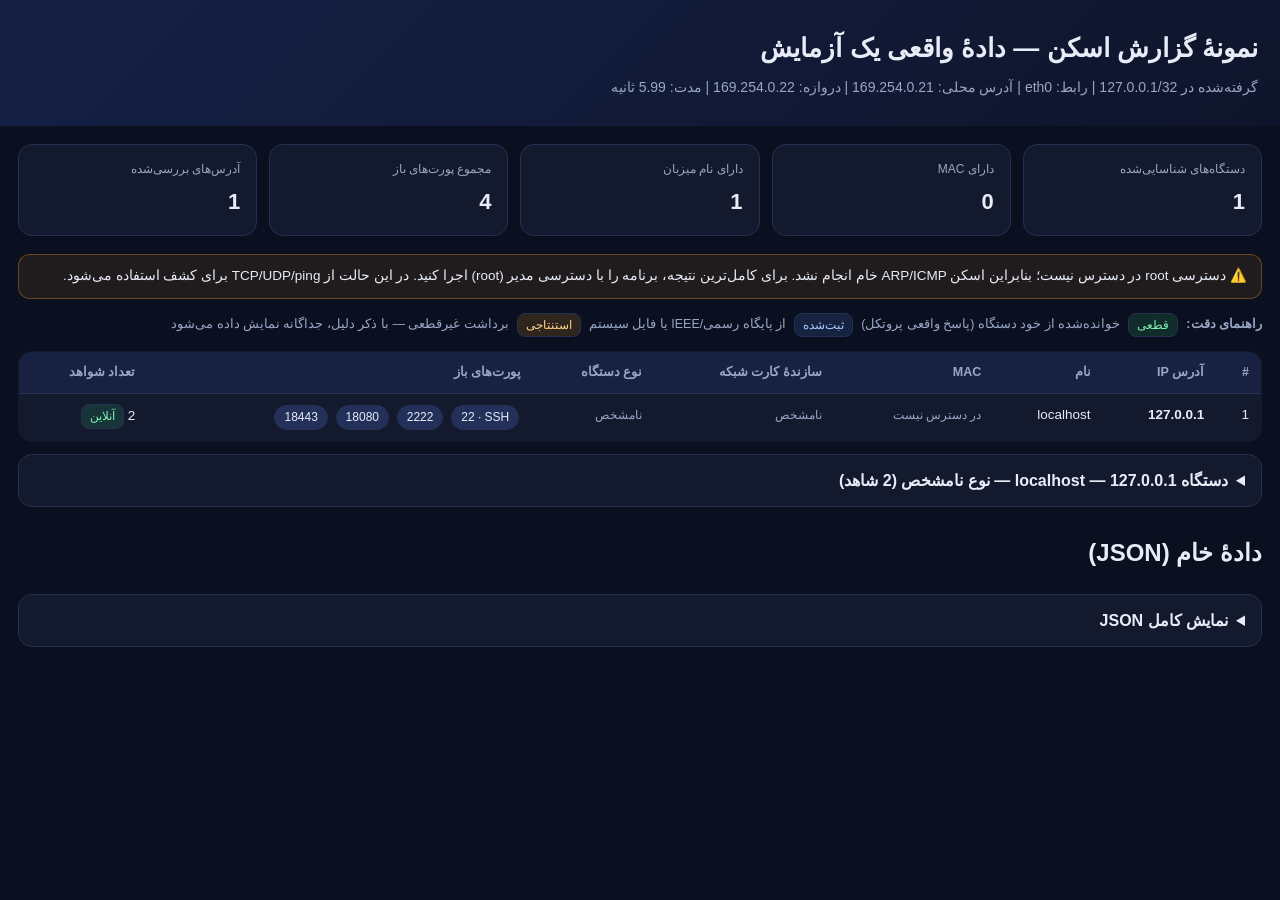
<file: sample-report.html>
<!DOCTYPE html>
<html lang="fa" dir="rtl">
<head>
<meta charset="utf-8">
<meta name="viewport" content="width=device-width, initial-scale=1">
<title>نمونهٔ گزارش اسکن — دادهٔ واقعی یک آزمایش</title>
<style>
:root {
  --bg: #0b1020; --panel: #131a2e; --panel2: #182142; --line: #263052;
  --txt: #e8ecf7; --muted: #9aa6c4; --acc: #4f8cff; --ok: #2ecc71; --warn: #f39c12;
  --bad: #e74c3c; --chip: #22305a;
}
* { box-sizing: border-box; }
body { margin: 0; background: var(--bg); color: var(--txt);
  font-family: "Vazirmatn", "IRANSans", Tahoma, "Segoe UI", sans-serif; line-height: 1.7; }
a { color: var(--acc); }
header { padding: 26px 22px; background: linear-gradient(135deg,#152046,#0e152b); }
.wrap { max-width: 1400px; margin: 0 auto; padding: 0 18px 60px; }
h1 { margin: 0 0 6px; font-size: 26px; }
.sub { color: var(--muted); font-size: 14px; }
.cards { display: grid; grid-template-columns: repeat(auto-fit,minmax(170px,1fr)); gap: 12px; margin: 18px 0; }
.card { background: var(--panel); border: 1px solid var(--line); border-radius: 14px; padding: 14px 16px; }
.card .k { color: var(--muted); font-size: 12px; }
.card .v { font-size: 22px; font-weight: 700; margin-top: 4px; }
table { width: 100%; border-collapse: collapse; background: var(--panel);
  border: 1px solid var(--line); border-radius: 14px; overflow: hidden; }
th, td { padding: 10px 12px; text-align: right; border-bottom: 1px solid var(--line); font-size: 13.5px; vertical-align: top; }
th { background: var(--panel2); font-size: 12.5px; color: var(--muted); font-weight: 600; }
tr:hover td { background: #17203c; }
.chip { display: inline-block; background: var(--chip); border: 1px solid var(--line); border-radius: 999px;
  padding: 1px 9px; margin: 1px 2px; font-size: 12px; direction: ltr; }
.badge { display: inline-block; border-radius: 8px; padding: 1px 8px; font-size: 12px; border: 1px solid var(--line); }
.b-ok { background: rgba(46,204,113,.15); color: #7ff0b0; }
.b-warn { background: rgba(243,156,18,.15); color: #ffd18a; }
.b-bad { background: rgba(231,76,60,.15); color: #ff9b90; }
.b-info { background: rgba(79,140,255,.15); color: #a9c7ff; }
details { background: var(--panel); border: 1px solid var(--line); border-radius: 14px; margin: 12px 0; }
details > summary { cursor: pointer; padding: 12px 16px; font-weight: 700; }
details .body { padding: 0 16px 16px; }
.facts td { font-size: 13px; }
.src { color: var(--muted); font-size: 12px; }
.note { background: rgba(243,156,18,.09); border: 1px solid rgba(243,156,18,.35);
  border-radius: 12px; padding: 10px 14px; margin: 10px 0; font-size: 13.5px; }
.legend { display: flex; gap: 8px; flex-wrap: wrap; align-items: center; color: var(--muted); font-size: 12.5px; }
pre { background: #0a0f1f; border: 1px solid var(--line); border-radius: 12px; padding: 12px; overflow: auto;
  direction: ltr; text-align: left; font-size: 12px; }
@media print { body { background: #fff; color: #000; } table, .card, details { border-color: #ccc; } }
</style>
</head>
<body>
<header><div class="wrap" style="padding:0">
  <h1>نمونهٔ گزارش اسکن — دادهٔ واقعی یک آزمایش</h1>
  <div class="sub">گرفته‌شده در 127.0.0.1/32 | رابط: eth0 |
  آدرس محلی: 169.254.0.21 | دروازه: 169.254.0.22 |
  مدت: 5.99 ثانیه</div>
</div></header>
<div class="wrap">
  <div class="cards">
    <div class="card"><div class="k">دستگاه‌های شناسایی‌شده</div><div class="v">1</div></div>
    <div class="card"><div class="k">دارای MAC</div><div class="v">0</div></div>
    <div class="card"><div class="k">دارای نام میزبان</div><div class="v">1</div></div>
    <div class="card"><div class="k">مجموع پورت‌های باز</div><div class="v">4</div></div>
    <div class="card"><div class="k">آدرس‌های بررسی‌شده</div><div class="v">1</div></div>
  </div>

  <div class="note">⚠️ دسترسی root در دسترس نیست؛ بنابراین اسکن ARP/ICMP خام انجام نشد. برای کامل‌ترین نتیجه، برنامه را با دسترسی مدیر (root) اجرا کنید. در این حالت از TCP/UDP/ping برای کشف استفاده می‌شود.</div>

  <div class="legend" style="margin:14px 0">
    <b>راهنمای دقت:</b>
    <span class="badge b-ok">قطعی</span> خوانده‌شده از خود دستگاه (پاسخ واقعی پروتکل)
    <span class="badge b-info">ثبت‌شده</span> از پایگاه رسمی/IEEE یا فایل سیستم
    <span class="badge b-warn">استنتاجی</span> برداشت غیرقطعی — با ذکر دلیل، جداگانه نمایش داده می‌شود
  </div>

  <table>
    <thead><tr>
      <th>#</th><th>آدرس IP</th><th>نام</th><th>MAC</th><th>سازندهٔ کارت شبکه</th>
      <th>نوع دستگاه</th><th>پورت‌های باز</th><th>تعداد شواهد</th>
    </tr></thead>
    <tbody id="rows"></tbody>
  </table>

  <div id="details"></div>

  <h2 style="margin-top:26px">دادهٔ خام (JSON)</h2>
  <details><summary>نمایش کامل JSON</summary><div class="body"><pre id="raw"></pre></div></details>
</div>
<script>
const DATA = {"scan": {"started": 1791050470.4561162, "finished": 1791050476.448542, "duration_sec": 5.99, "target": "127.0.0.1/32", "interface": "eth0", "local_ip": "169.254.0.21", "gateway": "169.254.0.22", "hosts_scanned": 1, "cancelled": false, "capabilities": {"root": false, "arp_raw": false, "icmp_raw": false, "tcp_syn_raw": false, "reasons": {"arp": "دسترسی به سوکت خام ARP ممکن نیست ([Errno 1] Operation not permitted)", "icmp": "دسترسی به سوکت خام ICMP ممکن نیست ([Errno 1] Operation not permitted)", "tcp_syn": "دسترسی به سوکت خام TCP ممکن نیست ([Errno 1] Operation not permitted)"}}, "options": {"target": "127.0.0.1/32", "ports": "quick", "extra_ports": [18080, 18443, 2222], "mode": "fast", "snmp": false, "tcp_timeout": 0.5, "workers": 64, "host_workers": 2, "mdns_timeout": 0.6, "ssdp_timeout": 0.6, "ws_timeout": 0.6, "max_hosts": 8}, "stats": {"hosts_tested": 1, "devices_found": 1, "open_tcp_ports": 4, "open_udp_ports": 0, "probes_blocked": 0, "name_resolutions": 1}, "oui": {"entries": 399, "sources": ["واژه‌نامهٔ داخلی برنامه (oui_data.py)"], "fallback_only": true}}, "devices": [{"ip": "127.0.0.1", "status": "online", "alive_basis": "پاسخ ICMP port-unreachable: میزبان زنده است (پورت UDP بسته)", "is_gateway": false, "is_self": false, "mac": null, "mac_source": null, "first_seen": 1791050470.471634, "last_seen": 1791050470.4724624, "rtt_ms": 0.09, "open_tcp_ports": [{"port": 22, "service": "SSH", "rtt_ms": 0.13, "source": "اتصال TCP موفق (شاهد قطعی باز بودن پورت)"}, {"port": 2222, "service": null, "rtt_ms": 0.04, "source": "اتصال TCP موفق (شاهد قطعی باز بودن پورت)"}, {"port": 18080, "service": null, "rtt_ms": 0.03, "source": "اتصال TCP موفق (شاهد قطعی باز بودن پورت)"}, {"port": 18443, "service": null, "rtt_ms": 0.02, "source": "اتصال TCP موفق (شاهد قطعی باز بودن پورت)"}], "services": [{"port": 22, "proto": "tcp", "service": "SSH", "evidence": "اتصال TCP موفق (شاهد قطعی باز بودن پورت)", "banner": "SSH-2.0-OpenSSH_9.2p1 Debian-2+deb12u10"}, {"port": 2222, "proto": "tcp", "service": null, "evidence": "اتصال TCP موفق (شاهد قطعی باز بودن پورت)", "banner": "SSH-2.0-OpenSSH_8.9p1 Ubuntu-3ubuntu0.4"}, {"port": 18080, "proto": "tcp", "service": "HTTP", "evidence": "اتصال TCP موفق (شاهد قطعی باز بودن پورت)", "http": {"scheme": "http", "status": 200, "server": "lighttpd/1.4.69 (OpenWrt)", "title": "داشبورد مدیریت روتر"}}, {"port": 18443, "proto": "tcp", "service": "HTTPS", "evidence": "اتصال TCP موفق (شاهد قطعی باز بودن پورت)", "http": {"scheme": "https", "status": 200, "server": "lighttpd/1.4.69 (OpenWrt)", "title": "داشبورد مدیریت روتر"}}], "evidence": [{"method": "tcp_connect", "detail": "اتصال کامل TCP برقرار شد (شاهد قطعی)"}, {"method": "udp", "detail": "پاسخ ICMP port-unreachable: میزبان زنده است (پورت UDP بسته)"}], "evidence_count": 2, "facts": [{"key": "نام میزبان (DNS معکوس)", "value": "localhost", "source": "پرس‌وجوی PTR از سرور DNS شبکه", "certain": true}, {"key": "نسخهٔ SSH", "value": "SSH-2.0-OpenSSH_8.9p1 Ubuntu-3ubuntu0.4", "source": "بنر SSH روی پورت 2222", "certain": true}, {"key": "نرم‌افزار SSH", "value": "OpenSSH_8.9p1", "source": "بنر SSH روی پورت 2222", "certain": true}, {"key": "وب‌سرور (پورت 18080)", "value": "lighttpd/1.4.69 (OpenWrt)", "source": "هدر Server در پاسخ HTTP پورت 18080", "certain": true}, {"key": "عنوان صفحهٔ وب (پورت 18080)", "value": "داشبورد مدیریت روتر", "source": "محتوای HTML پورت 18080", "certain": true}, {"key": "فناوری وب (پورت 18080)", "value": "LuCI", "source": "هدر X-Powered-By پورت 18080", "certain": true}, {"key": "متادیتای صفحه (HTML)", "value": {"description": "Mock Router Management Console"}, "source": "متا تگ‌های HTML پورت 18080", "certain": true}, {"key": "وب‌سرور (پورت 18443)", "value": "lighttpd/1.4.69 (OpenWrt)", "source": "هدر Server در پاسخ HTTP پورت 18443", "certain": true}, {"key": "عنوان صفحهٔ وب (پورت 18443)", "value": "داشبورد مدیریت روتر", "source": "محتوای HTML پورت 18443", "certain": true}, {"key": "فناوری وب (پورت 18443)", "value": "LuCI", "source": "هدر X-Powered-By پورت 18443", "certain": true}, {"key": "متادیتای صفحه (HTML)", "value": {"description": "Mock Router Management Console"}, "source": "متا تگ‌های HTML پورت 18443", "certain": true}, {"key": "نام گواهی TLS (پورت 18443)", "value": "HP LaserJet Pro M404dn", "source": "گواهی TLS ارائه‌شده توسط دستگاه", "certain": true}, {"key": "سازمان گواهی TLS (پورت 18443)", "value": "HP Inc", "source": "گواهی TLS دستگاه", "certain": true}, {"key": "نام‌های جایگزین گواهی (SAN) پورت 18443", "value": "office-printer.local", "source": "گواهی TLS دستگاه", "certain": true}, {"key": "انقضای گواهی (پورت 18443)", "value": "261102180109Z", "source": "گواهی TLS دستگاه", "certain": true}, {"key": "نسخهٔ TLS (پورت 18443)", "value": "TLSv1.3 / TLS_AES_256_GCM_SHA384", "source": "مذاکرهٔ TLS واقعی", "certain": true}, {"key": "پورت‌های باز TCP", "value": "22 (SSH), 2222, 18080, 18443", "source": "اتصال TCP موفق (شاهد قطعی)", "certain": true}], "aliases": [{"name": "localhost", "source": "DNS معکوس"}], "inferences": [{"claim": "به احتمال زیاد دستگاه لینوکسی/توکار", "basis": "فقط SSH باز است"}], "notes": ["آدرس MAC در دسترس نبود: اسکن ARP خام در دسترس نبود (بدون دسترسی root) و دستگاه هم به NetBIOS پاسخ نداد"], "raw": {"banners": [{"port": 22, "banner": "SSH-2.0-OpenSSH_9.2p1 Debian-2+deb12u10", "source": "بنر پروتکل خام روی پورت 22", "certain": true, "protocol": "SSH", "ssh_protocol_version": "2.0", "ssh_software": "OpenSSH_9.2p1", "os_hint_from_banner": "OpenSSH_9.2p1"}, {"port": 2222, "banner": "SSH-2.0-OpenSSH_8.9p1 Ubuntu-3ubuntu0.4", "source": "بنر پروتکل خام روی پورت 2222", "certain": true, "protocol": "SSH", "ssh_protocol_version": "2.0", "ssh_software": "OpenSSH_8.9p1", "os_hint_from_banner": "OpenSSH_8.9p1"}, {"port": 2222, "banner": "SSH-2.0-OpenSSH_8.9p1 Ubuntu-3ubuntu0.4", "source": "بنر پروتکل خام روی پورت 2222", "certain": true, "protocol": "SSH", "ssh_protocol_version": "2.0", "ssh_software": "OpenSSH_8.9p1", "os_hint_from_banner": "OpenSSH_8.9p1"}], "ssh": {"port": 2222, "banner": "SSH-2.0-OpenSSH_8.9p1 Ubuntu-3ubuntu0.4", "source": "بنر پروتکل خام روی پورت 2222", "certain": true, "protocol": "SSH", "ssh_protocol_version": "2.0", "ssh_software": "OpenSSH_8.9p1", "os_hint_from_banner": "OpenSSH_8.9p1"}, "http": [{"port": 18080, "scheme": "http", "status": 200, "status_text": "OK", "server": "lighttpd/1.4.69 (OpenWrt)", "powered_by": "LuCI", "www_authenticate": null, "content_type": "text/html; charset=utf-8", "title": "داشبورد مدیریت روتر", "source": "پاسخ HTTP روی پورت 18080 (هدرهای واقعی سرور)", "certain": true, "headers": {"server": "lighttpd/1.4.69 (OpenWrt)", "date": "Sat, 03 Oct 2026 18:01:12 GMT", "x-powered-by": "LuCI", "content-type": "text/html; charset=utf-8", "content-length": "158"}, "html_meta": {"description": "Mock Router Management Console"}}, {"port": 18443, "scheme": "https", "status": 200, "status_text": "OK", "server": "lighttpd/1.4.69 (OpenWrt)", "powered_by": "LuCI", "www_authenticate": null, "content_type": "text/html; charset=utf-8", "title": "داشبورد مدیریت روتر", "source": "پاسخ HTTP روی پورت 18443 (هدرهای واقعی سرور)", "certain": true, "headers": {"server": "lighttpd/1.4.69 (OpenWrt)", "date": "Sat, 03 Oct 2026 18:01:12 GMT", "x-powered-by": "LuCI", "content-type": "text/html; charset=utf-8", "content-length": "158"}, "html_meta": {"description": "Mock Router Management Console"}}], "tls": [{"port": 18443, "tls_version": "TLSv1.3", "cipher": "TLS_AES_256_GCM_SHA384", "source": "گواهی TLS ارائه‌شده توسط خود دستگاه روی پورت 18443", "certain": true, "subject_cn": "HP LaserJet Pro M404dn", "subject_org": "HP Inc", "issuer_cn": "HP LaserJet Pro M404dn", "issuer_org": "HP Inc", "not_before": "261003180109Z", "not_after": "261102180109Z", "san_dns": ["office-printer.local"], "san_ip": ["127.0.0.1"], "fingerprint_sha256": "71233fcf579fc4806598b251204a3680862dea7b4e89e0bf502b6fe6ee09870b"}], "reverse_dns": "localhost"}, "name": "localhost", "all_names": ["localhost"], "device_type": null, "device_type_source": null, "device_type_certain": false, "mac_unavailable_reason": "اسکن ARP خام در دسترس نبود (بدون دسترسی root) و دستگاه هم به NetBIOS پاسخ نداد"}], "summary": {"devices_online": 1, "with_mac": 0, "with_hostname": 1, "open_ports_total": 4, "device_types": {"نامشخص (بدون شاهد کافی)": 1}}, "warnings": ["دسترسی root در دسترس نیست؛ بنابراین اسکن ARP/ICMP خام انجام نشد. برای کامل‌ترین نتیجه، برنامه را با دسترسی مدیر (root) اجرا کنید. در این حالت از TCP/UDP/ping برای کشف استفاده می‌شود."]};
const esc = s => (s===null||s===undefined) ? '' : String(s).replace(/[&<>"']/g, c => ({'&':'&amp;','<':'&lt;','>':'&gt;','"':'&quot;',"'":'&#39;'}[c]));
const rows = document.getElementById('rows');
const details = document.getElementById('details');
const STATUS = {online:['b-ok','آنلاین'], dhcp_only:['b-warn','شناسایی از DHCP'], unknown:['b-info','نامعلوم']};

DATA.devices.forEach((d,i) => {
  const [cls,label] = STATUS[d.status] || ['b-info', d.status];
  const tr = document.createElement('tr');
  tr.innerHTML = `<td>${i+1}</td>
    <td><b dir="ltr">${esc(d.ip)}</b> ${d.is_gateway?'<span class="badge b-info">دروازه</span>':''} ${d.is_self?'<span class="badge b-info">همین دستگاه</span>':''}</td>
    <td>${esc(d.name) || '<span class="src">—</span>'}</td>
    <td dir="ltr">${esc(d.mac) || '<span class="src">در دسترس نیست</span>'}</td>
    <td>${esc(d.mac_vendor) || '<span class="src">نامشخص</span>'} ${d.mac_is_random?'<span class="badge b-warn">MAC تصادفی</span>':''}</td>
    <td>${esc(d.device_type) || '<span class="src">نامشخص</span>'}
        ${d.device_type && !d.device_type_certain ? '<span class="badge b-warn">استنتاجی</span>' : (d.device_type ? '<span class="badge b-ok">مبتنی بر شاهد</span>' : '')}</td>
    <td>${(d.open_tcp_ports||[]).slice(0,12).map(p=>`<span class="chip">${p.port}${p.service?' · '+esc(p.service):''}</span>`).join(' ')}
        ${(d.open_tcp_ports||[]).length>12?`<span class="src"> و ${d.open_tcp_ports.length-12} پورت دیگر</span>`:''}</td>
    <td>${d.evidence_count} <span class="badge ${cls}">${label}</span></td>`;
  rows.appendChild(tr);

  const facts = (d.facts||[]).map(f => `<tr>
      <td>${esc(f.key)}</td><td>${esc(f.value)}</td>
      <td class="src">${esc(f.source)}</td>
      <td>${f.certain ? '<span class="badge b-ok">قطعی</span>' : '<span class="badge b-warn">غیرقطعی/استنتاجی</span>'}</td></tr>`).join('');
  const ev = (d.evidence||[]).map(e => `<li>${esc(e.detail)}</li>`).join('');
  const inf = (d.inferences||[]).map(x => `<li><b>${esc(x.claim)}</b> — <span class="src">دلیل: ${esc(x.basis)}</span></li>`).join('');
  const notes = (d.notes||[]).map(n => `<div class="note">ℹ️ ${esc(n)}</div>`).join('');
  const det = document.createElement('details');
  det.innerHTML = `<summary>دستگاه <span dir="ltr">${esc(d.ip)}</span>${d.name?' — '+esc(d.name):''} — ${esc(d.device_type||'نوع نامشخص')} (${d.evidence_count} شاهد)</summary>
    <div class="body">
      ${notes}
      <h4>شواهد زنده‌بودن</h4><ul>${ev || '<li class="src">—</li>'}</ul>
      ${inf ? `<h4>استنتاج‌های غیرقطعی (جدا از واقعیت‌ها)</h4><ul>${inf}</ul>` : ''}
      <h4>جدول اطلاعات و منبع هر مورد</h4>
      <table class="facts"><thead><tr><th>موضوع</th><th>مقدار</th><th>منبع</th><th>اعتبار</th></tr></thead>
      <tbody>${facts || '<tr><td colspan="4" class="src">اطلاعات تکمیلی‌ای ثبت نشد</td></tr>'}</tbody></table>
      <h4>دادهٔ خام این دستگاه</h4>
      <pre>${esc(JSON.stringify(d.raw, null, 2))}</pre>
    </div>`;
  details.appendChild(det);
});
document.getElementById('raw').textContent = JSON.stringify(DATA, null, 2);
</script>
</body>
</html>
</file>
